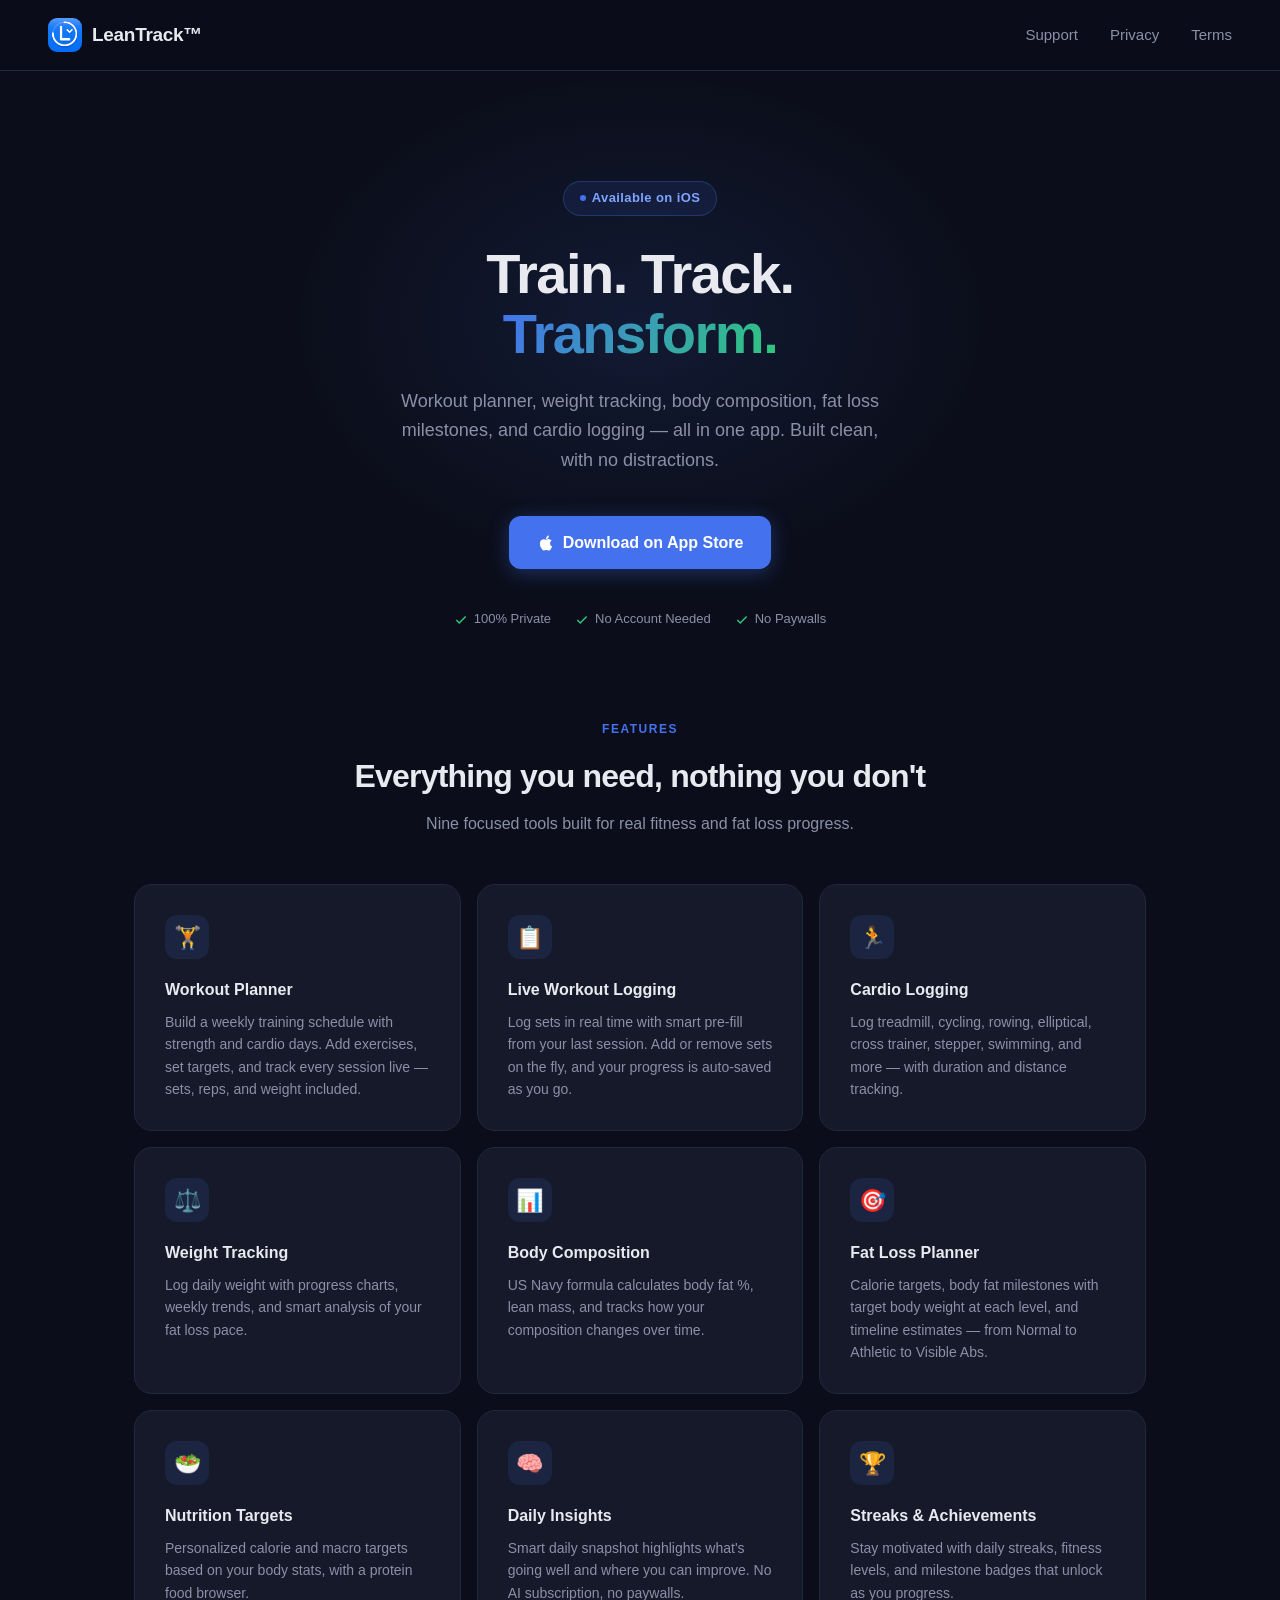
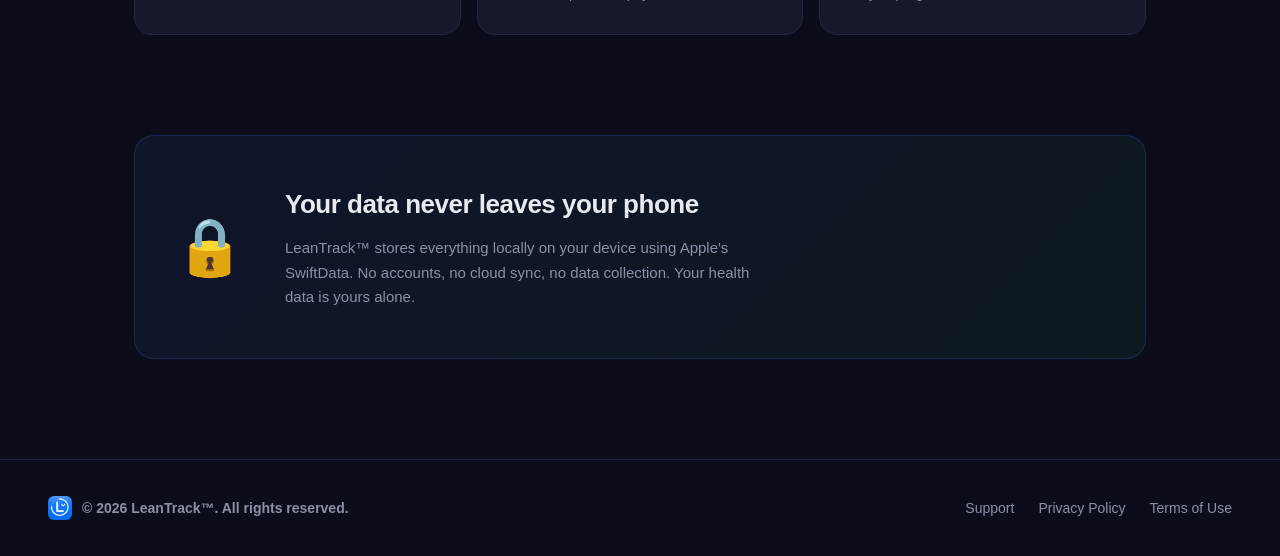
<file: index.html>
<!DOCTYPE html>
<html lang="en">
<head>
  <meta charset="UTF-8" />
  <meta name="viewport" content="width=device-width, initial-scale=1.0" />
  <title>LeanTrack™: Train. Track. Transform.</title>
  <meta name="description" content="LeanTrack™ is your all-in-one fitness companion — workout planner, weight tracker, body composition analysis, fat loss planner, and cardio logging. 100% private, no account needed." />
  <link rel="stylesheet" href="styles.css" />
</head>
<body>

  <nav>
    <a href="index.html" class="nav-logo">
      <img src="icon.png" class="nav-icon" alt="LeanTrack™" />
      LeanTrack™
    </a>
    <ul class="nav-links">
      <li><a href="support.html">Support</a></li>
      <li><a href="privacy.html">Privacy</a></li>
      <li><a href="terms.html">Terms</a></li>
    </ul>
  </nav>

  <section class="hero">
    <div class="badge"><span class="badge-dot"></span> Available on iOS</div>
    <h1>Train. Track.<br /><span>Transform.</span></h1>
    <p>Workout planner, weight tracking, body composition, fat loss milestones, and cardio logging — all in one app. Built clean, with no distractions.</p>
    <div class="hero-cta">
      <a href="#" class="btn btn-primary">
        <svg width="18" height="18" viewBox="0 0 24 24" fill="currentColor"><path d="M18.71 19.5c-.83 1.24-1.71 2.45-3.05 2.47-1.34.03-1.77-.79-3.29-.79-1.53 0-2 .77-3.27.82-1.31.05-2.3-1.32-3.14-2.53C4.25 17 2.94 12.45 4.7 9.39c.87-1.52 2.43-2.48 4.12-2.51 1.28-.02 2.5.87 3.29.87.78 0 2.26-1.07 3.8-.91.65.03 2.47.26 3.64 1.98-.09.06-2.17 1.28-2.15 3.81.03 3.02 2.65 4.03 2.68 4.04-.03.07-.42 1.44-1.38 2.83M13 3.5c.73-.83 1.94-1.46 2.94-1.5.13 1.17-.34 2.35-1.04 3.19-.69.85-1.83 1.51-2.95 1.42-.15-1.15.41-2.35 1.05-3.11z"/></svg>
        Download on App Store
      </a>
    </div>
    <div class="trust-row">
      <span class="trust-item">
        <svg width="14" height="14" viewBox="0 0 24 24" fill="none" stroke="currentColor" stroke-width="2.5"><polyline points="20 6 9 17 4 12"/></svg>
        100% Private
      </span>
      <span class="trust-item">
        <svg width="14" height="14" viewBox="0 0 24 24" fill="none" stroke="currentColor" stroke-width="2.5"><polyline points="20 6 9 17 4 12"/></svg>
        No Account Needed
      </span>
      <span class="trust-item">
        <svg width="14" height="14" viewBox="0 0 24 24" fill="none" stroke="currentColor" stroke-width="2.5"><polyline points="20 6 9 17 4 12"/></svg>
        No Paywalls
      </span>
    </div>
  </section>

  <div class="features-section">
    <p class="section-label">Features</p>
    <h2 class="section-title">Everything you need, nothing you don't</h2>
    <p class="section-sub">Nine focused tools built for real fitness and fat loss progress.</p>

    <div class="features">
      <div class="feature-card">
        <div class="feature-icon">🏋️</div>
        <h3>Workout Planner</h3>
        <p>Build a weekly training schedule with strength and cardio days. Add exercises, set targets, and track every session live — sets, reps, and weight included.</p>
      </div>
      <div class="feature-card">
        <div class="feature-icon">📋</div>
        <h3>Live Workout Logging</h3>
        <p>Log sets in real time with smart pre-fill from your last session. Add or remove sets on the fly, and your progress is auto-saved as you go.</p>
      </div>
      <div class="feature-card">
        <div class="feature-icon">🏃</div>
        <h3>Cardio Logging</h3>
        <p>Log treadmill, cycling, rowing, elliptical, cross trainer, stepper, swimming, and more — with duration and distance tracking.</p>
      </div>
      <div class="feature-card">
        <div class="feature-icon">⚖️</div>
        <h3>Weight Tracking</h3>
        <p>Log daily weight with progress charts, weekly trends, and smart analysis of your fat loss pace.</p>
      </div>
      <div class="feature-card">
        <div class="feature-icon">📊</div>
        <h3>Body Composition</h3>
        <p>US Navy formula calculates body fat %, lean mass, and tracks how your composition changes over time.</p>
      </div>
      <div class="feature-card">
        <div class="feature-icon">🎯</div>
        <h3>Fat Loss Planner</h3>
        <p>Calorie targets, body fat milestones with target body weight at each level, and timeline estimates — from Normal to Athletic to Visible Abs.</p>
      </div>
      <div class="feature-card">
        <div class="feature-icon">🥗</div>
        <h3>Nutrition Targets</h3>
        <p>Personalized calorie and macro targets based on your body stats, with a protein food browser.</p>
      </div>
      <div class="feature-card">
        <div class="feature-icon">🧠</div>
        <h3>Daily Insights</h3>
        <p>Smart daily snapshot highlights what's going well and where you can improve. No AI subscription, no paywalls.</p>
      </div>
      <div class="feature-card">
        <div class="feature-icon">🏆</div>
        <h3>Streaks &amp; Achievements</h3>
        <p>Stay motivated with daily streaks, fitness levels, and milestone badges that unlock as you progress.</p>
      </div>
    </div>
  </div>

  <div class="privacy-callout">
    <div class="privacy-callout-inner">
      <div class="privacy-icon">🔒</div>
      <div class="privacy-callout-text">
        <h2>Your data never leaves your phone</h2>
        <p>LeanTrack™ stores everything locally on your device using Apple's SwiftData. No accounts, no cloud sync, no data collection. Your health data is yours alone.</p>
      </div>
    </div>
  </div>

  <footer>
    <div class="footer-brand">
      <img src="icon.png" alt="LeanTrack™" />
      <span>© 2026 LeanTrack™. All rights reserved.</span>
    </div>
    <div class="footer-links">
      <a href="support.html">Support</a>
      <a href="privacy.html">Privacy Policy</a>
      <a href="terms.html">Terms of Use</a>
    </div>
  </footer>

</body>
</html>
</file>
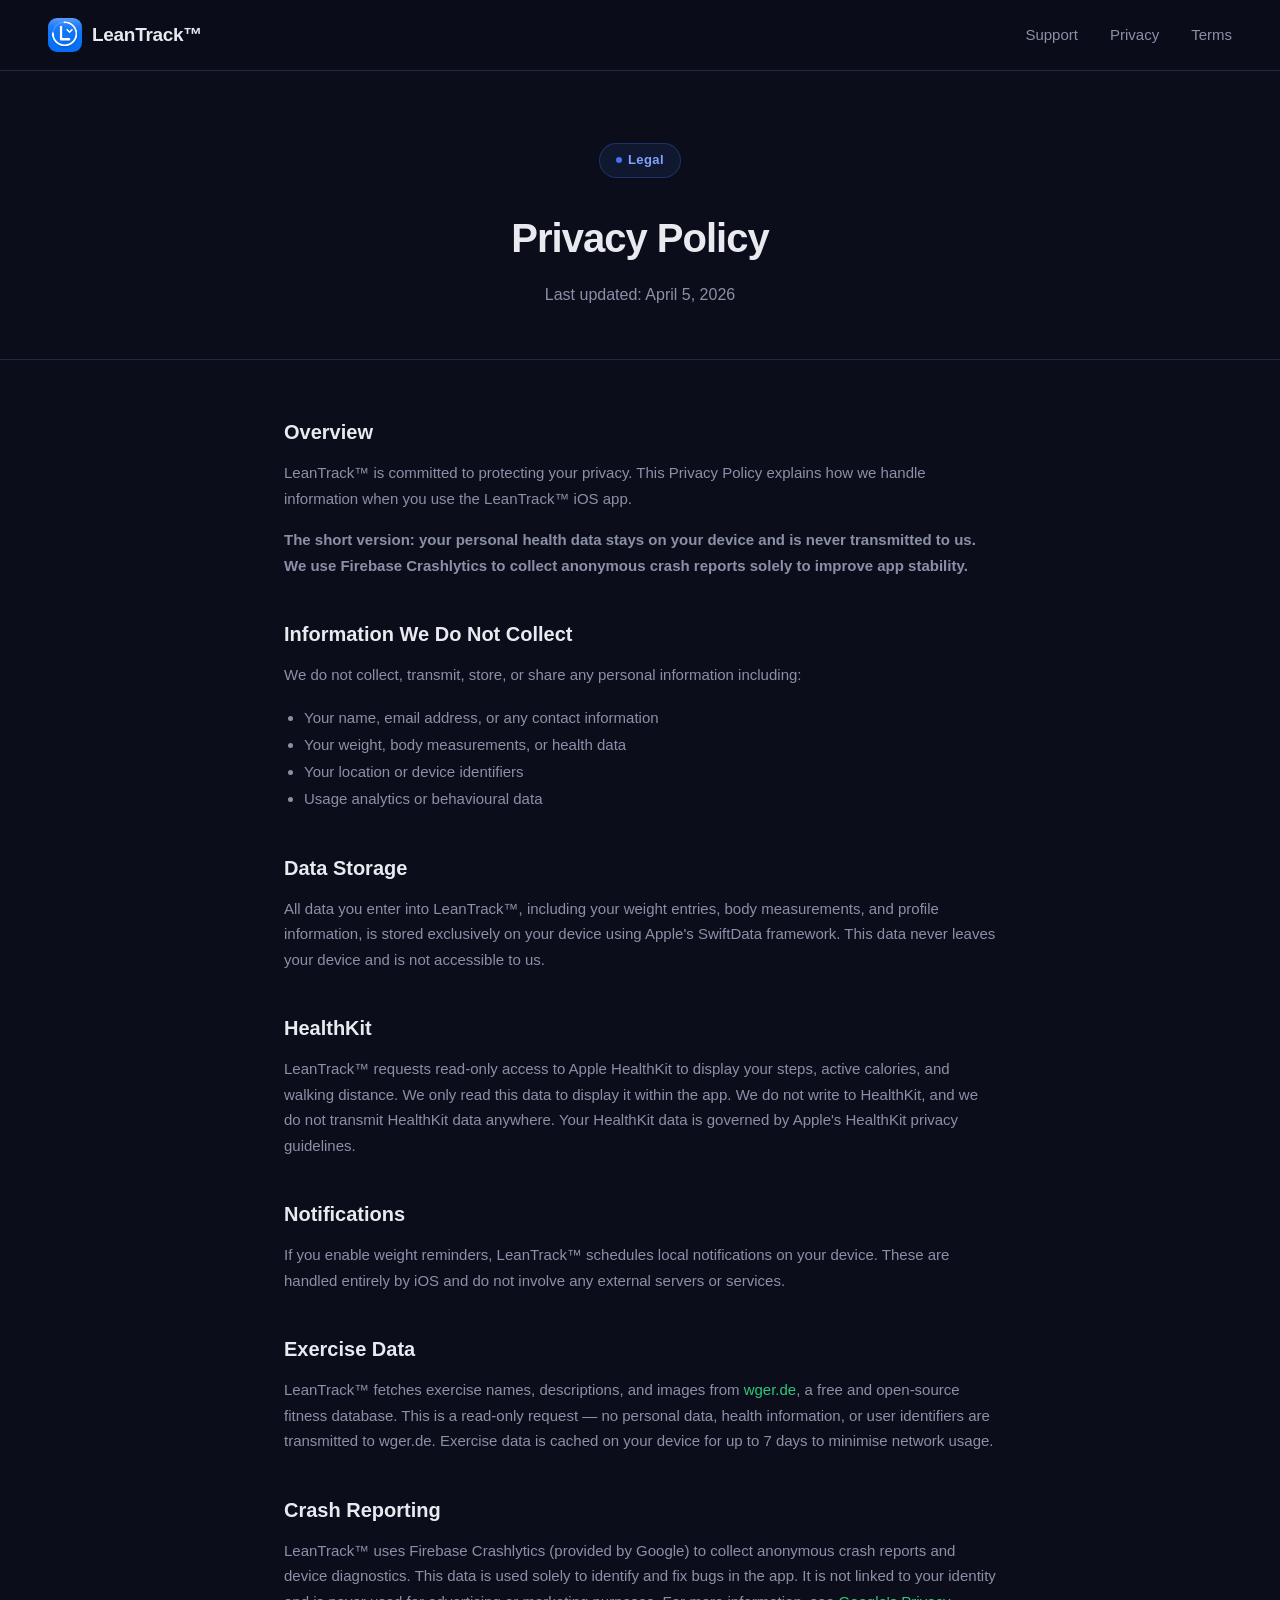
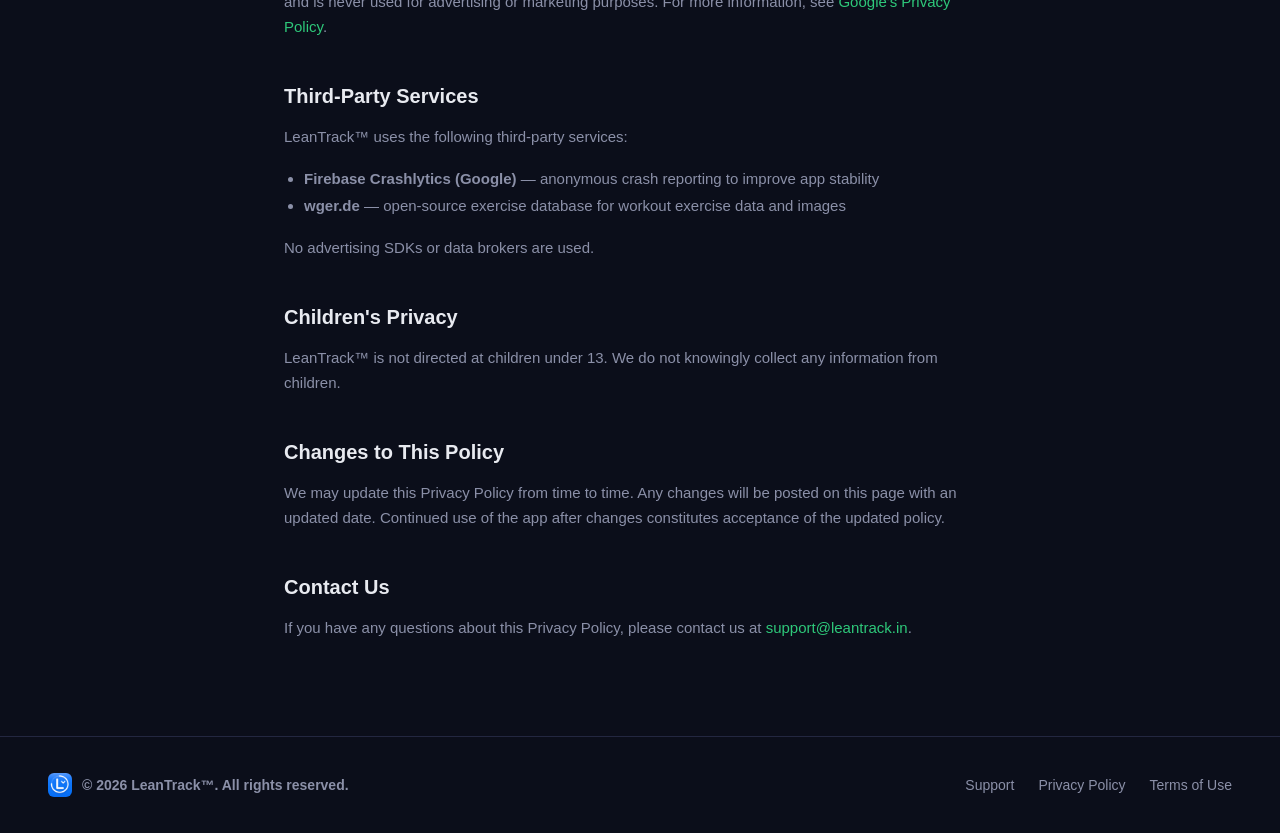
<file: privacy.html>
<!DOCTYPE html>
<html lang="en">
<head>
  <meta charset="UTF-8" />
  <meta name="viewport" content="width=device-width, initial-scale=1.0" />
  <title>Privacy Policy | LeanTrack™</title>
  <link rel="stylesheet" href="styles.css" />
</head>
<body>

  <nav>
    <a href="index.html" class="nav-logo">
      <img src="icon.png" class="nav-icon" alt="LeanTrack™" />
      LeanTrack™
    </a>
    <ul class="nav-links">
      <li><a href="support.html">Support</a></li>
      <li><a href="privacy.html">Privacy</a></li>
      <li><a href="terms.html">Terms</a></li>
    </ul>
  </nav>

  <div class="page-hero">
    <div class="badge"><span class="badge-dot"></span> Legal</div>
    <h1>Privacy Policy</h1>
    <p>Last updated: April 5, 2026</p>
  </div>

  <div class="content">

    <h2>Overview</h2>
    <p>LeanTrack™ is committed to protecting your privacy. This Privacy Policy explains how we handle information when you use the LeanTrack™ iOS app.</p>
    <p><strong>The short version: your personal health data stays on your device and is never transmitted to us. We use Firebase Crashlytics to collect anonymous crash reports solely to improve app stability.</strong></p>

    <h2>Information We Do Not Collect</h2>
    <p>We do not collect, transmit, store, or share any personal information including:</p>
    <ul>
      <li>Your name, email address, or any contact information</li>
      <li>Your weight, body measurements, or health data</li>
      <li>Your location or device identifiers</li>
      <li>Usage analytics or behavioural data</li>
    </ul>

    <h2>Data Storage</h2>
    <p>All data you enter into LeanTrack™, including your weight entries, body measurements, and profile information, is stored exclusively on your device using Apple's SwiftData framework. This data never leaves your device and is not accessible to us.</p>

    <h2>HealthKit</h2>
    <p>LeanTrack™ requests read-only access to Apple HealthKit to display your steps, active calories, and walking distance. We only read this data to display it within the app. We do not write to HealthKit, and we do not transmit HealthKit data anywhere. Your HealthKit data is governed by Apple's HealthKit privacy guidelines.</p>

    <h2>Notifications</h2>
    <p>If you enable weight reminders, LeanTrack™ schedules local notifications on your device. These are handled entirely by iOS and do not involve any external servers or services.</p>

    <h2>Exercise Data</h2>
    <p>LeanTrack™ fetches exercise names, descriptions, and images from <a href="https://wger.de" target="_blank">wger.de</a>, a free and open-source fitness database. This is a read-only request — no personal data, health information, or user identifiers are transmitted to wger.de. Exercise data is cached on your device for up to 7 days to minimise network usage.</p>

    <h2>Crash Reporting</h2>
    <p>LeanTrack™ uses Firebase Crashlytics (provided by Google) to collect anonymous crash reports and device diagnostics. This data is used solely to identify and fix bugs in the app. It is not linked to your identity and is never used for advertising or marketing purposes. For more information, see <a href="https://policies.google.com/privacy" target="_blank">Google's Privacy Policy</a>.</p>

    <h2>Third-Party Services</h2>
    <p>LeanTrack™ uses the following third-party services:</p>
    <ul>
      <li><strong>Firebase Crashlytics (Google)</strong> — anonymous crash reporting to improve app stability</li>
      <li><strong>wger.de</strong> — open-source exercise database for workout exercise data and images</li>
    </ul>
    <p>No advertising SDKs or data brokers are used.</p>

    <h2>Children's Privacy</h2>
    <p>LeanTrack™ is not directed at children under 13. We do not knowingly collect any information from children.</p>

    <h2>Changes to This Policy</h2>
    <p>We may update this Privacy Policy from time to time. Any changes will be posted on this page with an updated date. Continued use of the app after changes constitutes acceptance of the updated policy.</p>

    <h2>Contact Us</h2>
    <p>If you have any questions about this Privacy Policy, please contact us at <a href="mailto:support@leantrack.in">support@leantrack.in</a>.</p>

  </div>

  <footer>
    <div class="footer-brand">
      <img src="icon.png" alt="LeanTrack™" />
      <span>© 2026 LeanTrack™. All rights reserved.</span>
    </div>
    <div class="footer-links">
      <a href="support.html">Support</a>
      <a href="privacy.html">Privacy Policy</a>
      <a href="terms.html">Terms of Use</a>
    </div>
  </footer>

</body>
</html>
</file>
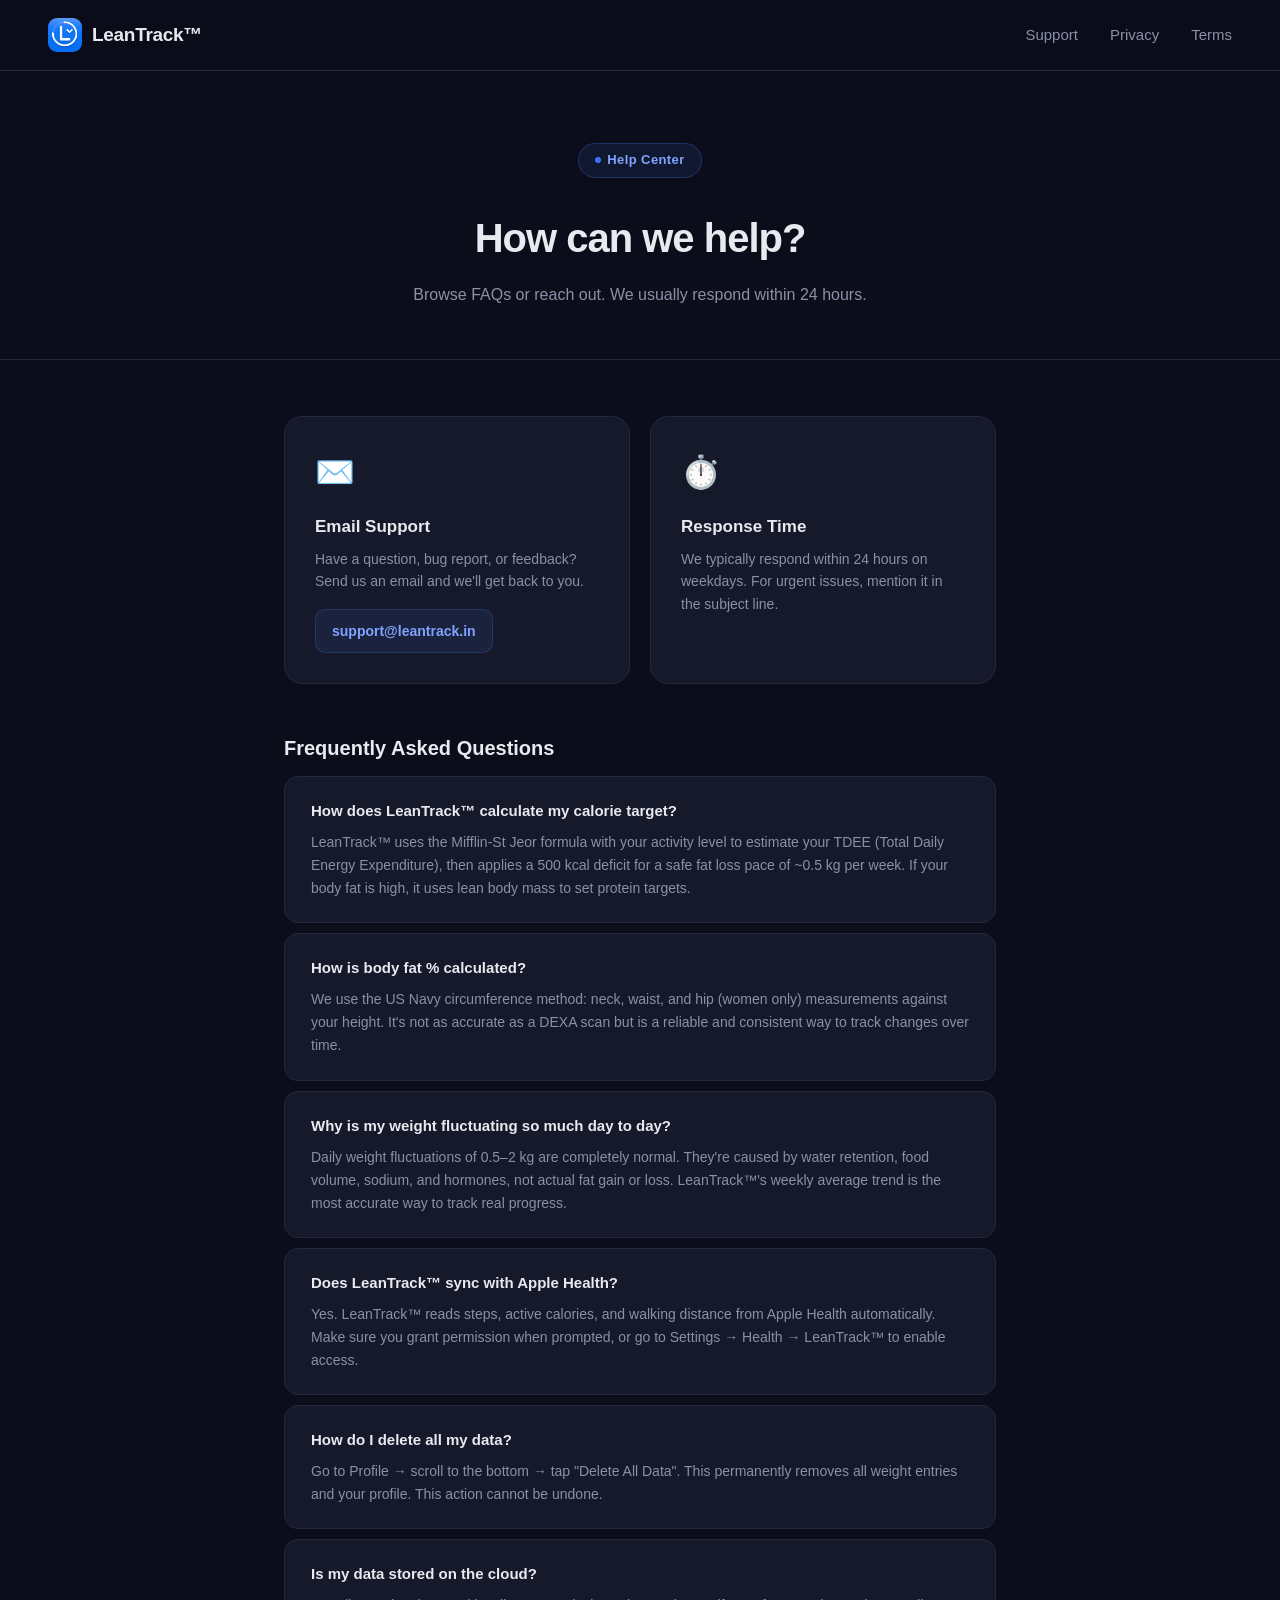
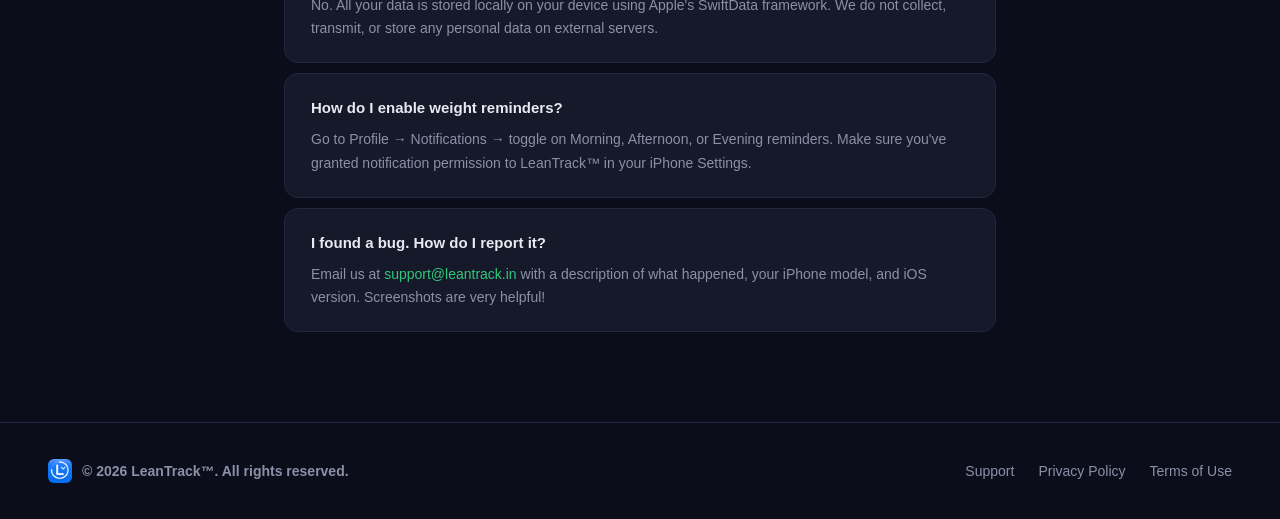
<file: support.html>
<!DOCTYPE html>
<html lang="en">
<head>
  <meta charset="UTF-8" />
  <meta name="viewport" content="width=device-width, initial-scale=1.0" />
  <title>Support | LeanTrack™</title>
  <meta name="description" content="Get help with LeanTrack™. Contact our support team or browse frequently asked questions." />
  <link rel="stylesheet" href="styles.css" />
</head>
<body>

  <nav>
    <a href="index.html" class="nav-logo">
      <img src="icon.png" class="nav-icon" alt="LeanTrack™" />
      LeanTrack™
    </a>
    <ul class="nav-links">
      <li><a href="support.html">Support</a></li>
      <li><a href="privacy.html">Privacy</a></li>
      <li><a href="terms.html">Terms</a></li>
    </ul>
  </nav>

  <div class="page-hero">
    <div class="badge"><span class="badge-dot"></span> Help Center</div>
    <h1>How can we help?</h1>
    <p>Browse FAQs or reach out. We usually respond within 24 hours.</p>
  </div>

  <div class="content">

    <div class="support-grid">
      <div class="support-card">
        <div class="icon">✉️</div>
        <h3>Email Support</h3>
        <p>Have a question, bug report, or feedback? Send us an email and we'll get back to you.</p>
        <a href="mailto:support@leantrack.in" class="email-link">support@leantrack.in</a>
      </div>
      <div class="support-card">
        <div class="icon">⏱️</div>
        <h3>Response Time</h3>
        <p>We typically respond within 24 hours on weekdays. For urgent issues, mention it in the subject line.</p>
      </div>
    </div>

    <h2>Frequently Asked Questions</h2>

    <div class="faq-item">
      <h4>How does LeanTrack™ calculate my calorie target?</h4>
      <p>LeanTrack™ uses the Mifflin-St Jeor formula with your activity level to estimate your TDEE (Total Daily Energy Expenditure), then applies a 500 kcal deficit for a safe fat loss pace of ~0.5 kg per week. If your body fat is high, it uses lean body mass to set protein targets.</p>
    </div>

    <div class="faq-item">
      <h4>How is body fat % calculated?</h4>
      <p>We use the US Navy circumference method: neck, waist, and hip (women only) measurements against your height. It's not as accurate as a DEXA scan but is a reliable and consistent way to track changes over time.</p>
    </div>

    <div class="faq-item">
      <h4>Why is my weight fluctuating so much day to day?</h4>
      <p>Daily weight fluctuations of 0.5–2 kg are completely normal. They're caused by water retention, food volume, sodium, and hormones, not actual fat gain or loss. LeanTrack™'s weekly average trend is the most accurate way to track real progress.</p>
    </div>

    <div class="faq-item">
      <h4>Does LeanTrack™ sync with Apple Health?</h4>
      <p>Yes. LeanTrack™ reads steps, active calories, and walking distance from Apple Health automatically. Make sure you grant permission when prompted, or go to Settings → Health → LeanTrack™ to enable access.</p>
    </div>

    <div class="faq-item">
      <h4>How do I delete all my data?</h4>
      <p>Go to Profile → scroll to the bottom → tap "Delete All Data". This permanently removes all weight entries and your profile. This action cannot be undone.</p>
    </div>

    <div class="faq-item">
      <h4>Is my data stored on the cloud?</h4>
      <p>No. All your data is stored locally on your device using Apple's SwiftData framework. We do not collect, transmit, or store any personal data on external servers.</p>
    </div>

    <div class="faq-item">
      <h4>How do I enable weight reminders?</h4>
      <p>Go to Profile → Notifications → toggle on Morning, Afternoon, or Evening reminders. Make sure you've granted notification permission to LeanTrack™ in your iPhone Settings.</p>
    </div>

    <div class="faq-item">
      <h4>I found a bug. How do I report it?</h4>
      <p>Email us at <a href="mailto:support@leantrack.in">support@leantrack.in</a> with a description of what happened, your iPhone model, and iOS version. Screenshots are very helpful!</p>
    </div>

  </div>

  <footer>
    <div class="footer-brand">
      <img src="icon.png" alt="LeanTrack™" />
      <span>© 2026 LeanTrack™. All rights reserved.</span>
    </div>
    <div class="footer-links">
      <a href="support.html">Support</a>
      <a href="privacy.html">Privacy Policy</a>
      <a href="terms.html">Terms of Use</a>
    </div>
  </footer>

</body>
</html>
</file>
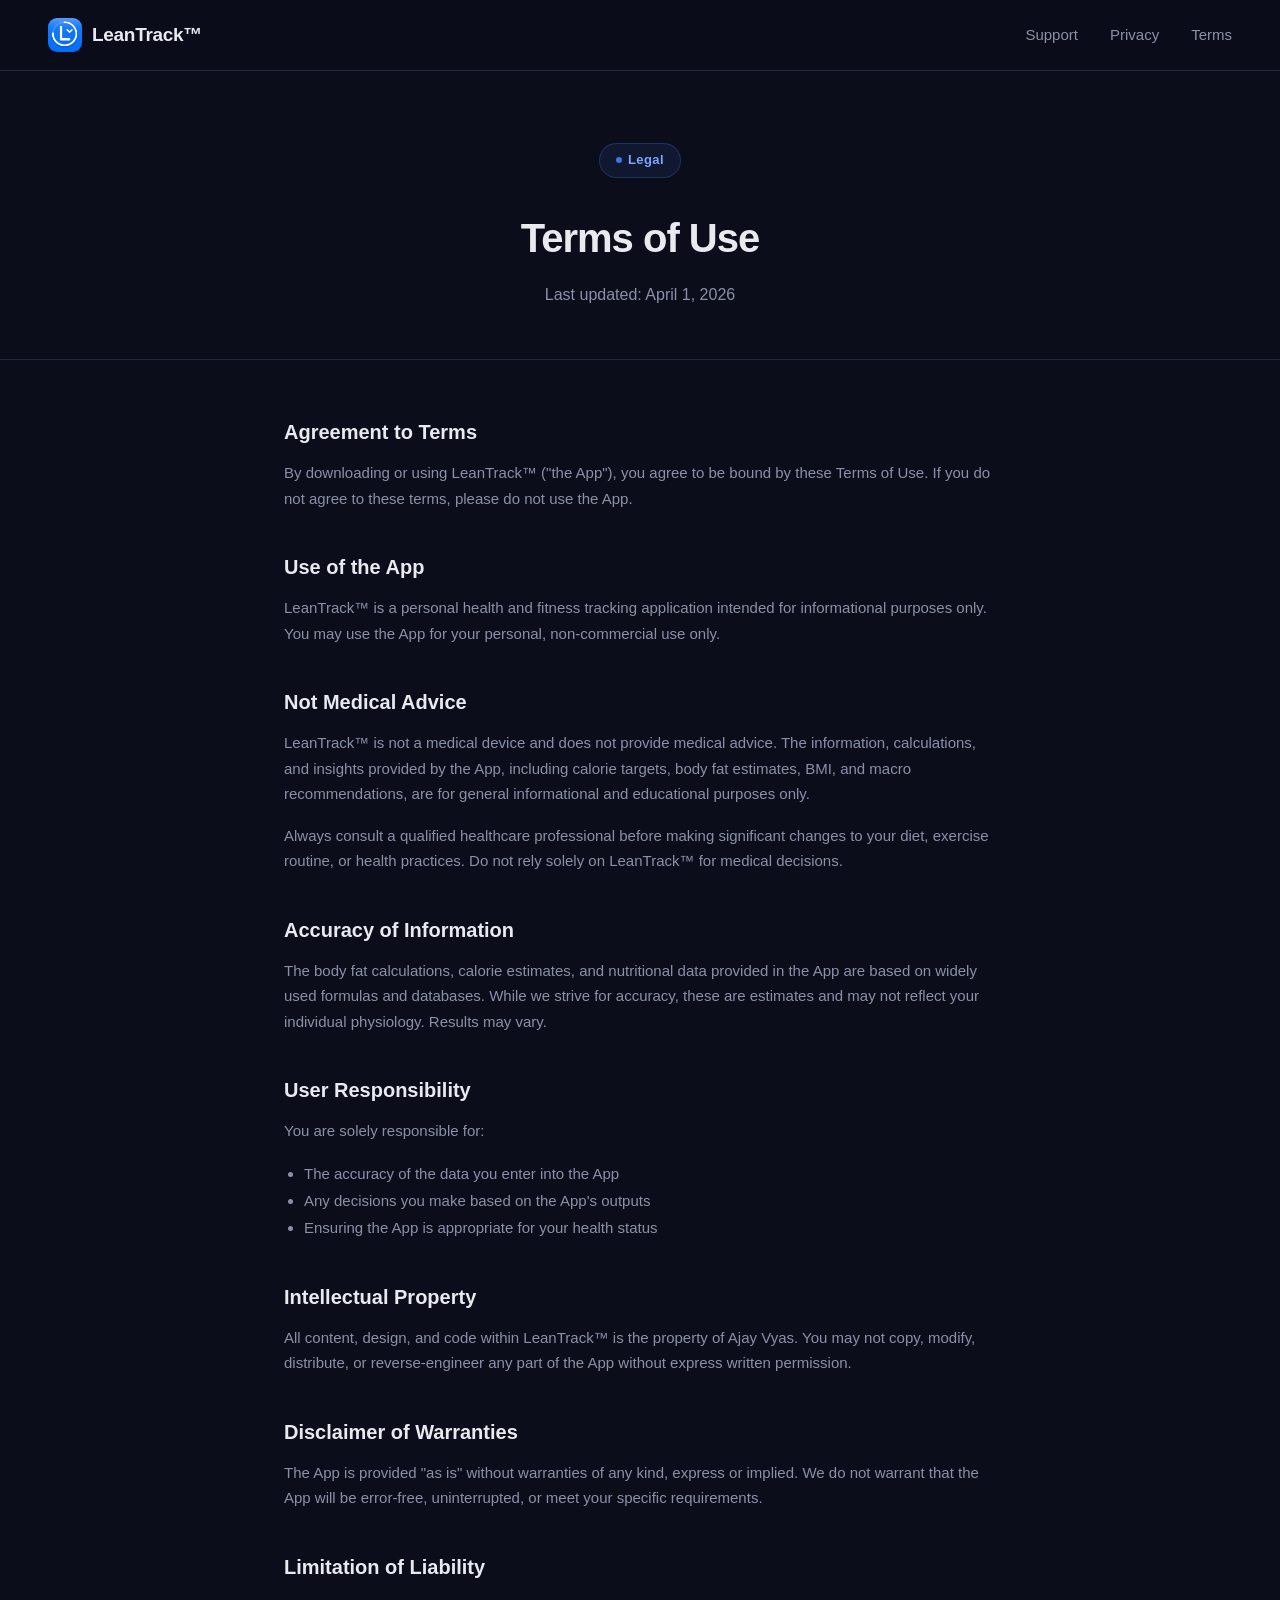
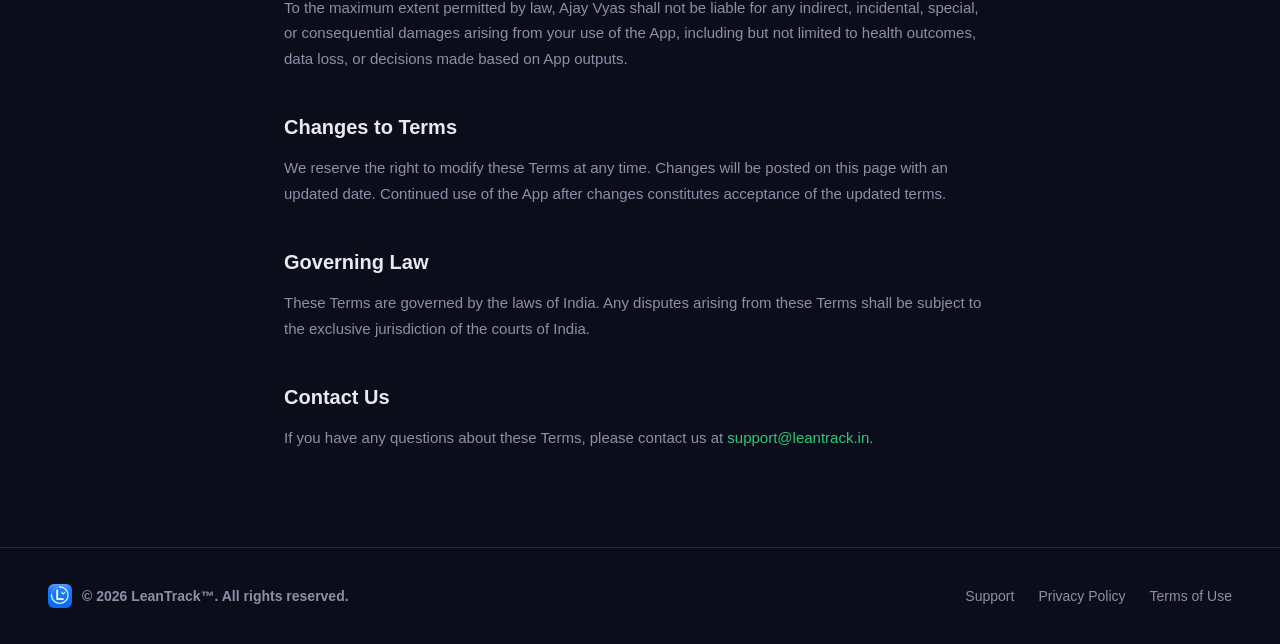
<file: terms.html>
<!DOCTYPE html>
<html lang="en">
<head>
  <meta charset="UTF-8" />
  <meta name="viewport" content="width=device-width, initial-scale=1.0" />
  <title>Terms of Use | LeanTrack™</title>
  <link rel="stylesheet" href="styles.css" />
</head>
<body>

  <nav>
    <a href="index.html" class="nav-logo">
      <img src="icon.png" class="nav-icon" alt="LeanTrack™" />
      LeanTrack™
    </a>
    <ul class="nav-links">
      <li><a href="support.html">Support</a></li>
      <li><a href="privacy.html">Privacy</a></li>
      <li><a href="terms.html">Terms</a></li>
    </ul>
  </nav>

  <div class="page-hero">
    <div class="badge"><span class="badge-dot"></span> Legal</div>
    <h1>Terms of Use</h1>
    <p>Last updated: April 1, 2026</p>
  </div>

  <div class="content">

    <h2>Agreement to Terms</h2>
    <p>By downloading or using LeanTrack™ ("the App"), you agree to be bound by these Terms of Use. If you do not agree to these terms, please do not use the App.</p>

    <h2>Use of the App</h2>
    <p>LeanTrack™ is a personal health and fitness tracking application intended for informational purposes only. You may use the App for your personal, non-commercial use only.</p>

    <h2>Not Medical Advice</h2>
    <p>LeanTrack™ is not a medical device and does not provide medical advice. The information, calculations, and insights provided by the App, including calorie targets, body fat estimates, BMI, and macro recommendations, are for general informational and educational purposes only.</p>
    <p>Always consult a qualified healthcare professional before making significant changes to your diet, exercise routine, or health practices. Do not rely solely on LeanTrack™ for medical decisions.</p>

    <h2>Accuracy of Information</h2>
    <p>The body fat calculations, calorie estimates, and nutritional data provided in the App are based on widely used formulas and databases. While we strive for accuracy, these are estimates and may not reflect your individual physiology. Results may vary.</p>

    <h2>User Responsibility</h2>
    <p>You are solely responsible for:</p>
    <ul>
      <li>The accuracy of the data you enter into the App</li>
      <li>Any decisions you make based on the App's outputs</li>
      <li>Ensuring the App is appropriate for your health status</li>
    </ul>

    <h2>Intellectual Property</h2>
    <p>All content, design, and code within LeanTrack™ is the property of Ajay Vyas. You may not copy, modify, distribute, or reverse-engineer any part of the App without express written permission.</p>

    <h2>Disclaimer of Warranties</h2>
    <p>The App is provided "as is" without warranties of any kind, express or implied. We do not warrant that the App will be error-free, uninterrupted, or meet your specific requirements.</p>

    <h2>Limitation of Liability</h2>
    <p>To the maximum extent permitted by law, Ajay Vyas shall not be liable for any indirect, incidental, special, or consequential damages arising from your use of the App, including but not limited to health outcomes, data loss, or decisions made based on App outputs.</p>

    <h2>Changes to Terms</h2>
    <p>We reserve the right to modify these Terms at any time. Changes will be posted on this page with an updated date. Continued use of the App after changes constitutes acceptance of the updated terms.</p>

    <h2>Governing Law</h2>
    <p>These Terms are governed by the laws of India. Any disputes arising from these Terms shall be subject to the exclusive jurisdiction of the courts of India.</p>

    <h2>Contact Us</h2>
    <p>If you have any questions about these Terms, please contact us at <a href="mailto:support@leantrack.in">support@leantrack.in</a>.</p>

  </div>

  <footer>
    <div class="footer-brand">
      <img src="icon.png" alt="LeanTrack™" />
      <span>© 2026 LeanTrack™. All rights reserved.</span>
    </div>
    <div class="footer-links">
      <a href="support.html">Support</a>
      <a href="privacy.html">Privacy Policy</a>
      <a href="terms.html">Terms of Use</a>
    </div>
  </footer>

</body>
</html>
</file>
<file: styles.css>
* {
  margin: 0;
  padding: 0;
  box-sizing: border-box;
}

:root {
  --blue:   #4472ee;
  --blue2:  #2f52c8;
  --green:  #2ec87a;
  --teal:   #1fa8b4;
  --dark:   #0b0e1a;
  --dark2:  #111425;
  --card:   #161929;
  --text:   #e8eaf0;
  --muted:  #8b90a8;
  --border: #232740;
  --glow:   rgba(68, 114, 238, 0.18);
}

body {
  font-family: -apple-system, BlinkMacSystemFont, "Segoe UI", Roboto, sans-serif;
  background: var(--dark);
  color: var(--text);
  line-height: 1.6;
  min-height: 100vh;
}

a {
  color: var(--green);
  text-decoration: none;
}

a:hover {
  text-decoration: underline;
}

/* NAV */
nav {
  display: flex;
  align-items: center;
  justify-content: space-between;
  padding: 18px 48px;
  border-bottom: 1px solid var(--border);
  background: rgba(11, 14, 26, 0.92);
  backdrop-filter: blur(12px);
  -webkit-backdrop-filter: blur(12px);
  position: sticky;
  top: 0;
  z-index: 100;
}

.nav-logo {
  display: flex;
  align-items: center;
  gap: 10px;
  font-size: 19px;
  font-weight: 700;
  color: var(--text);
  text-decoration: none;
  letter-spacing: -0.3px;
}

.nav-logo:hover {
  text-decoration: none;
  color: #fff;
}

.nav-icon {
  width: 34px;
  height: 34px;
  border-radius: 9px;
  object-fit: cover;
  flex-shrink: 0;
}

.nav-links {
  display: flex;
  gap: 32px;
  list-style: none;
}

.nav-links a {
  color: var(--muted);
  font-size: 15px;
  transition: color 0.2s;
}

.nav-links a:hover {
  color: var(--text);
  text-decoration: none;
}

/* HERO */
.hero {
  text-align: center;
  padding: 110px 24px 90px;
  max-width: 720px;
  margin: 0 auto;
  position: relative;
}

/* subtle radial glow behind hero */
.hero::before {
  content: "";
  position: absolute;
  top: 0; left: 50%;
  transform: translateX(-50%);
  width: 700px;
  height: 500px;
  background: radial-gradient(ellipse at center, rgba(68,114,238,0.12) 0%, transparent 70%);
  pointer-events: none;
  z-index: -1;
}

.badge {
  display: inline-flex;
  align-items: center;
  gap: 6px;
  background: rgba(68, 114, 238, 0.1);
  color: #7fa3ff;
  border: 1px solid rgba(68, 114, 238, 0.28);
  border-radius: 20px;
  padding: 6px 16px;
  font-size: 13px;
  font-weight: 600;
  margin-bottom: 28px;
  letter-spacing: 0.4px;
}

.badge-dot {
  width: 6px;
  height: 6px;
  border-radius: 50%;
  background: var(--blue);
  display: inline-block;
}

.hero h1 {
  font-size: 56px;
  font-weight: 800;
  line-height: 1.08;
  margin-bottom: 22px;
  letter-spacing: -1.5px;
}

.hero h1 span {
  background: linear-gradient(120deg, var(--blue) 0%, var(--green) 100%);
  -webkit-background-clip: text;
  -webkit-text-fill-color: transparent;
  background-clip: text;
}

.hero p {
  font-size: 18px;
  color: var(--muted);
  margin-bottom: 40px;
  max-width: 480px;
  margin-left: auto;
  margin-right: auto;
  line-height: 1.65;
}

.hero-cta {
  display: flex;
  gap: 12px;
  justify-content: center;
  flex-wrap: wrap;
  margin-bottom: 40px;
}

.trust-row {
  display: flex;
  gap: 24px;
  justify-content: center;
  flex-wrap: wrap;
}

.trust-item {
  display: flex;
  align-items: center;
  gap: 6px;
  color: var(--muted);
  font-size: 13px;
  font-weight: 500;
}

.trust-item svg {
  color: var(--green);
  flex-shrink: 0;
}

/* BUTTONS */
.btn {
  display: inline-flex;
  align-items: center;
  gap: 8px;
  padding: 14px 28px;
  border-radius: 12px;
  font-size: 16px;
  font-weight: 600;
  cursor: pointer;
  transition: transform 0.15s, box-shadow 0.15s, opacity 0.15s;
  text-decoration: none;
}

.btn:hover {
  transform: translateY(-2px);
  text-decoration: none;
}

.btn-primary {
  background: var(--blue);
  color: #fff;
  box-shadow: 0 4px 20px rgba(68, 114, 238, 0.35);
}

.btn-primary:hover {
  box-shadow: 0 8px 28px rgba(68, 114, 238, 0.5);
  background: #5580f0;
}

.btn-secondary {
  background: var(--card);
  color: var(--text);
  border: 1px solid var(--border);
}

.btn-secondary:hover {
  border-color: #3a3f5c;
}

/* SECTION LABEL */
.section-label {
  text-align: center;
  font-size: 12px;
  font-weight: 700;
  letter-spacing: 1.5px;
  text-transform: uppercase;
  color: var(--blue);
  margin-bottom: 12px;
}

.section-title {
  text-align: center;
  font-size: 32px;
  font-weight: 800;
  letter-spacing: -0.8px;
  margin-bottom: 8px;
}

.section-sub {
  text-align: center;
  color: var(--muted);
  font-size: 16px;
  margin-bottom: 48px;
}

/* FEATURES */
.features-section {
  max-width: 1060px;
  margin: 0 auto 100px;
  padding: 0 24px;
}

.features {
  display: grid;
  grid-template-columns: repeat(auto-fit, minmax(290px, 1fr));
  gap: 16px;
}

.feature-card {
  background: var(--card);
  border: 1px solid var(--border);
  border-radius: 18px;
  padding: 30px;
  transition: transform 0.2s, border-color 0.2s, box-shadow 0.2s;
  position: relative;
  overflow: hidden;
}

.feature-card::before {
  content: "";
  position: absolute;
  inset: 0;
  background: radial-gradient(ellipse at top left, var(--glow), transparent 70%);
  opacity: 0;
  transition: opacity 0.3s;
}

.feature-card:hover {
  transform: translateY(-4px);
  border-color: rgba(68, 114, 238, 0.35);
  box-shadow: 0 12px 36px rgba(68, 114, 238, 0.12);
}

.feature-card:hover::before {
  opacity: 1;
}

.feature-icon {
  width: 44px;
  height: 44px;
  border-radius: 12px;
  background: rgba(68, 114, 238, 0.12);
  display: flex;
  align-items: center;
  justify-content: center;
  font-size: 22px;
  margin-bottom: 18px;
}

.feature-card h3 {
  font-size: 16px;
  font-weight: 700;
  margin-bottom: 8px;
  color: var(--text);
}

.feature-card p {
  font-size: 14px;
  color: var(--muted);
  line-height: 1.6;
}

/* PRIVACY CALLOUT */
.privacy-callout {
  max-width: 1060px;
  margin: 0 auto 100px;
  padding: 0 24px;
}

.privacy-callout-inner {
  background: linear-gradient(135deg, rgba(68,114,238,0.08), rgba(46,200,122,0.06));
  border: 1px solid rgba(68,114,238,0.2);
  border-radius: 20px;
  padding: 48px 40px;
  display: flex;
  gap: 40px;
  align-items: center;
  flex-wrap: wrap;
}

.privacy-callout-text h2 {
  font-size: 26px;
  font-weight: 800;
  letter-spacing: -0.5px;
  margin-bottom: 10px;
}

.privacy-callout-text p {
  color: var(--muted);
  font-size: 15px;
  max-width: 480px;
  line-height: 1.65;
}

.privacy-icon {
  font-size: 56px;
  flex-shrink: 0;
}

/* SECTION PAGES */
.page-hero {
  text-align: center;
  padding: 72px 24px 52px;
  border-bottom: 1px solid var(--border);
}

.page-hero h1 {
  font-size: 40px;
  font-weight: 800;
  margin-bottom: 12px;
  letter-spacing: -1px;
}

.page-hero p {
  color: var(--muted);
  font-size: 16px;
}

.content {
  max-width: 760px;
  margin: 0 auto;
  padding: 56px 24px 80px;
}

.content h2 {
  font-size: 20px;
  font-weight: 700;
  margin: 40px 0 12px;
  color: var(--text);
}

.content h2:first-child {
  margin-top: 0;
}

.content p {
  color: var(--muted);
  font-size: 15px;
  margin-bottom: 16px;
  line-height: 1.7;
}

.content ul {
  color: var(--muted);
  font-size: 15px;
  padding-left: 20px;
  margin-bottom: 16px;
  line-height: 1.8;
}

/* SUPPORT */
.support-grid {
  display: grid;
  grid-template-columns: repeat(auto-fit, minmax(280px, 1fr));
  gap: 20px;
  margin-bottom: 48px;
}

.support-card {
  background: var(--card);
  border: 1px solid var(--border);
  border-radius: 18px;
  padding: 30px;
}

.support-card .icon {
  font-size: 32px;
  margin-bottom: 14px;
}

.support-card h3 {
  font-size: 17px;
  font-weight: 700;
  margin-bottom: 8px;
}

.support-card p {
  font-size: 14px;
  color: var(--muted);
  margin-bottom: 16px;
  line-height: 1.6;
}

.support-card a.email-link {
  display: inline-flex;
  align-items: center;
  gap: 6px;
  background: rgba(68, 114, 238, 0.1);
  border: 1px solid rgba(68, 114, 238, 0.25);
  color: #7fa3ff;
  padding: 10px 16px;
  border-radius: 10px;
  font-size: 14px;
  font-weight: 600;
  transition: background 0.2s;
}

.support-card a.email-link:hover {
  background: rgba(68, 114, 238, 0.2);
  text-decoration: none;
}

.faq-item {
  border: 1px solid var(--border);
  border-radius: 14px;
  padding: 22px 26px;
  margin-bottom: 10px;
  background: var(--card);
  transition: border-color 0.2s;
}

.faq-item:hover {
  border-color: rgba(68, 114, 238, 0.3);
}

.faq-item h4 {
  font-size: 15px;
  font-weight: 600;
  margin-bottom: 8px;
  color: var(--text);
}

.faq-item p {
  font-size: 14px;
  color: var(--muted);
  margin: 0;
  line-height: 1.65;
}

/* FOOTER */
footer {
  border-top: 1px solid var(--border);
  padding: 36px 48px;
  display: flex;
  align-items: center;
  justify-content: space-between;
  flex-wrap: wrap;
  gap: 16px;
}

.footer-brand {
  display: flex;
  align-items: center;
  gap: 10px;
}

.footer-brand img {
  width: 24px;
  height: 24px;
  border-radius: 6px;
  object-fit: cover;
}

.footer-brand span {
  color: var(--muted);
  font-size: 14px;
  font-weight: 600;
}

footer p {
  color: var(--muted);
  font-size: 14px;
}

.footer-links {
  display: flex;
  gap: 24px;
}

.footer-links a {
  color: var(--muted);
  font-size: 14px;
  transition: color 0.2s;
}

.footer-links a:hover {
  color: var(--text);
  text-decoration: none;
}

@media (max-width: 700px) {
  nav { padding: 14px 20px; }
  .nav-links { gap: 20px; }
  .hero { padding: 72px 20px 64px; }
  .hero h1 { font-size: 38px; }
  .hero p { font-size: 16px; }
  .features { grid-template-columns: 1fr; }
  .privacy-callout-inner { flex-direction: column; gap: 20px; padding: 32px 24px; }
  footer { flex-direction: column; align-items: flex-start; padding: 28px 20px; }
}
</file>
